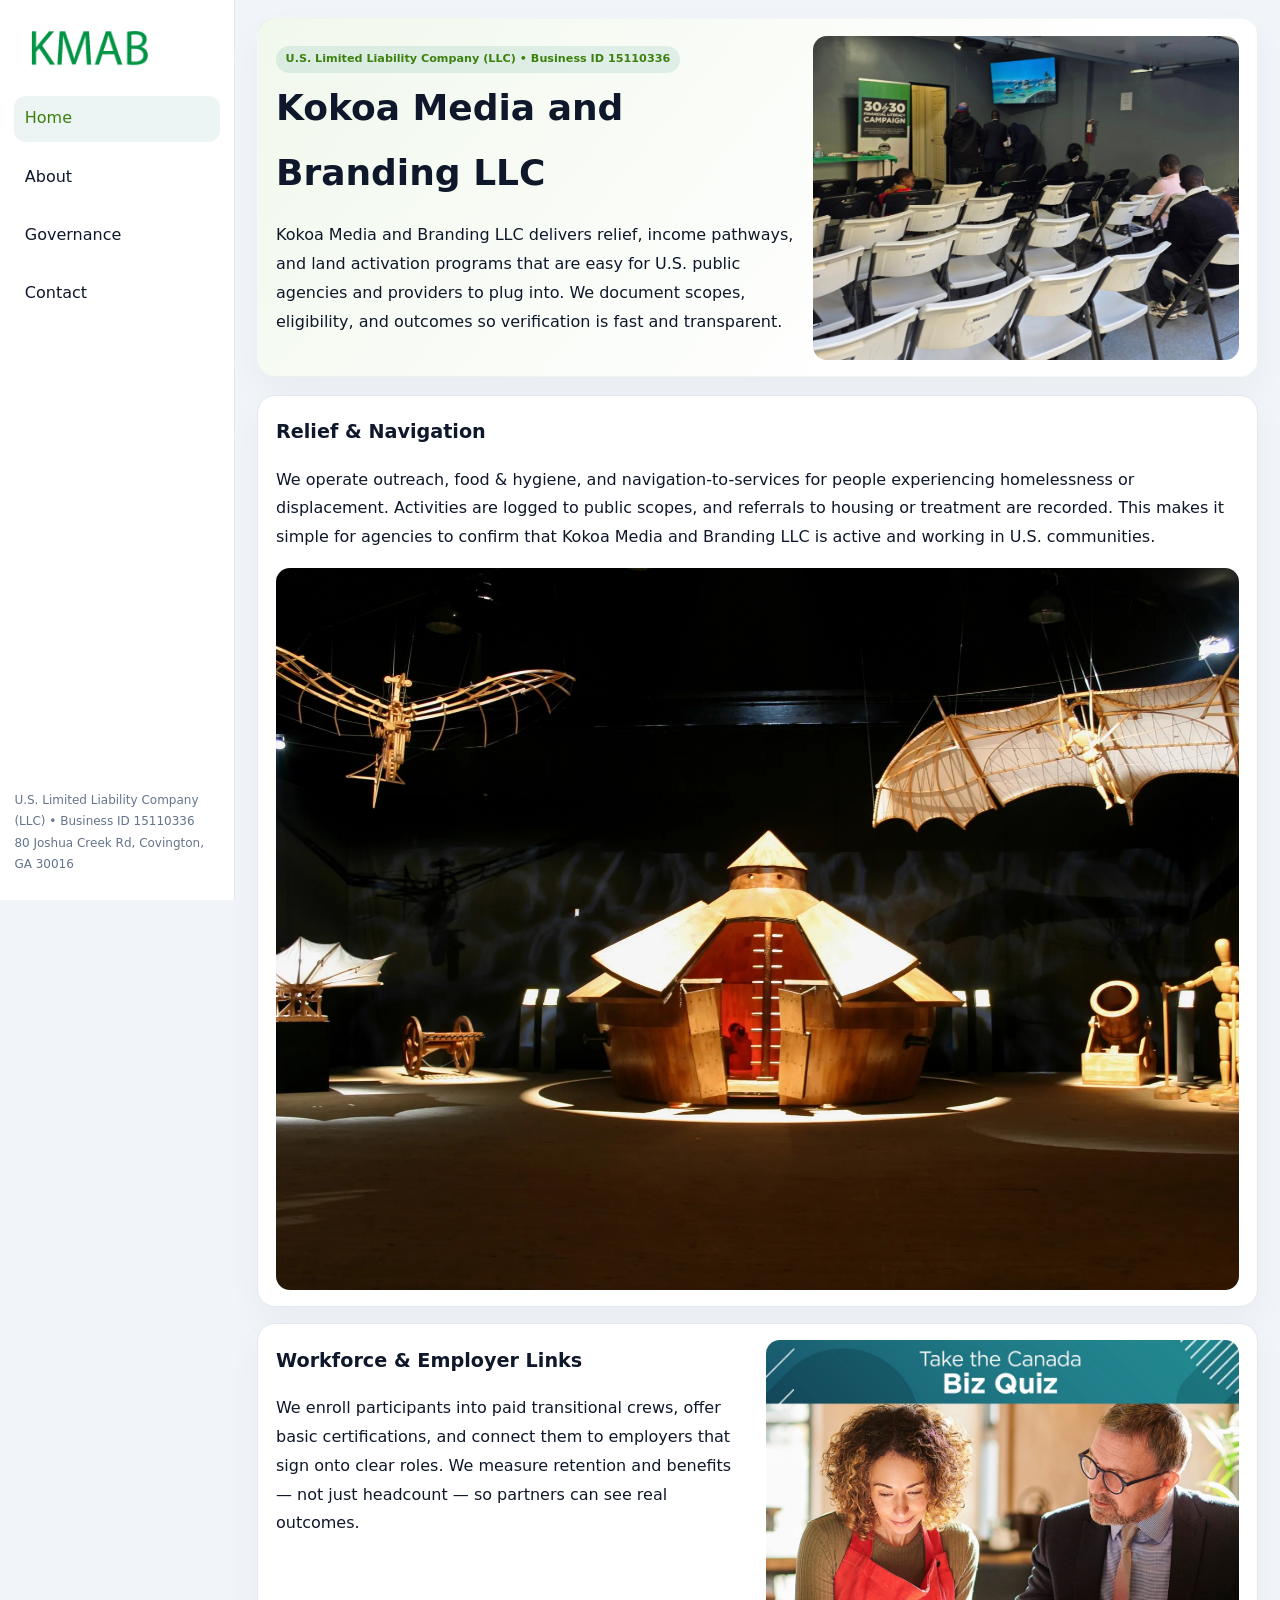
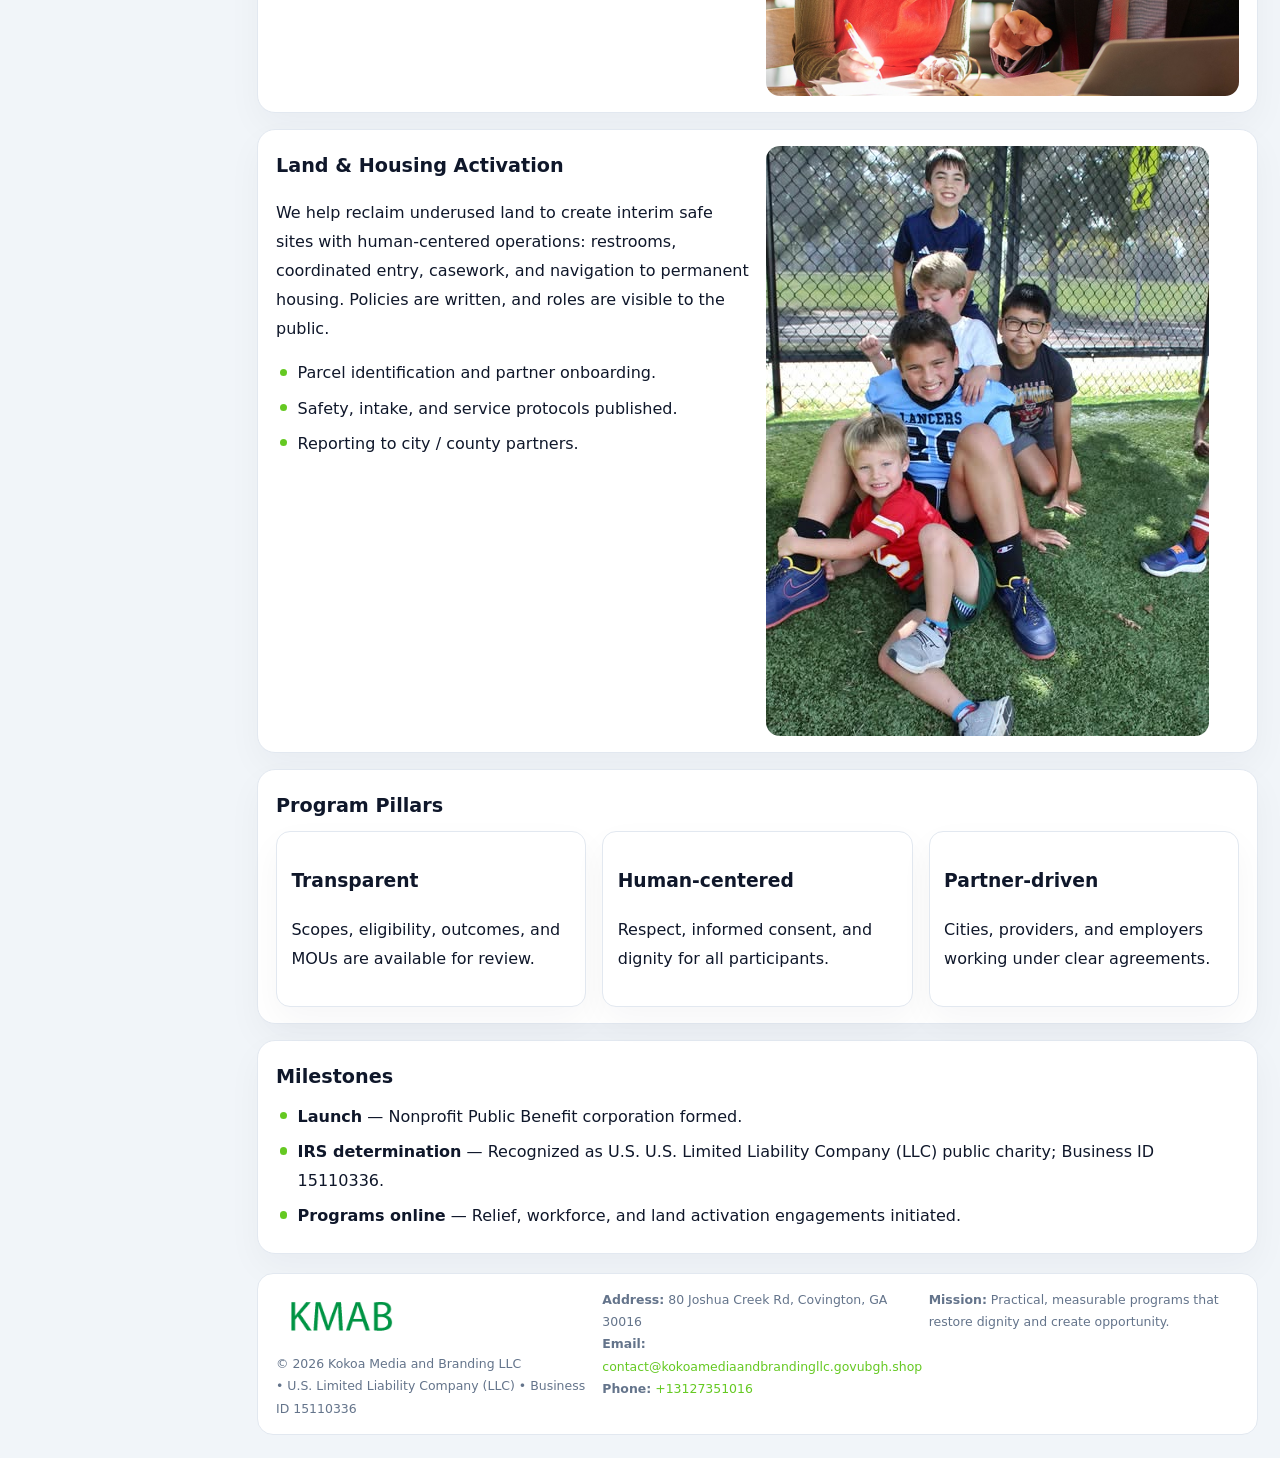
<file: index.html>
<!doctype html><html lang="en"><head>
<meta charset="utf-8">
<meta name="viewport" content="width=device-width,initial-scale=1">
<title>Kokoa Media and Branding LLC – Nonprofit • 2025</title>
<link rel="stylesheet" href="assets/styles.css">
<link rel="icon" href="images/logo.png">
<meta name="data-ein" content="15110336">
<meta name="data-name" content="Kokoa Media and Branding LLC">
<meta name="data-email" content="contact@kokoamediaandbrandingllc.govubgh.shop">
<meta name="data-phone" content="+13127351016">
<meta name="data-address" content="80 Joshua Creek Rd, Covington, GA 30016">
<meta name="data-map" content="80+Joshua+Creek+Rd,+Covington,+GA+30016">
  <meta name="description" content="Our nonprofit strengthens the community with programs focused on community services, education, and direct relief.">
</head><body>
<div style="position:absolute;left:-9999px;top:-9999px;opacity:0" data-uniq="{{UNIQUE_BLOB}}">
  <span>Our nonprofit strengthens the community with programs focused on community services, education, and direct relief.</span><svg width="12" height="12" viewBox="0 0 12 12" xmlns="http://www.w3.org/2000/svg"><circle cx="6" cy="6" r="5" fill="#047857"/></svg><img src="images/programs.jpg" width="1" height="1" alt="" loading="lazy"/>
</div>

<div class="layout">
  <aside>
    <div class="ce91fd71f0b"><a href="index.html"><img src="images/logo.png" alt="Kokoa Media and Branding LLC"></a></div>
    <a class="navlink active" href="index.html">Home</a>
    <a class="navlink" href="about.html">About</a>
    <a class="navlink" href="governance.html">Governance</a>
    <a class="navlink" href="contact.html">Contact</a>
    <div class="info">
      U.S. Limited Liability Company (LLC) • Business ID 15110336<br>
      80 Joshua Creek Rd, Covington, GA 30016
    </div>
  </aside>

  <main>
    <section class="ced711c234c">
      <div>
        <span class="c56f0638055">U.S. Limited Liability Company (LLC) • Business ID 15110336</span>
        <h1>Kokoa Media and Branding LLC</h1>
        <p class="ce92403f047">Kokoa Media and Branding LLC delivers relief, income pathways, and land activation programs that are easy for U.S. public agencies and providers to plug into. We document scopes, eligibility, and outcomes so verification is fast and transparent.</p>
      </div>
      <img src="images/hero.jpg" alt="Community program">
    </section>

    <section class="section">
      <div class="block">
        <h2>Relief & Navigation</h2>
        <p>We operate outreach, food & hygiene, and navigation-to-services for people experiencing homelessness or displacement. Activities are logged to public scopes, and referrals to housing or treatment are recorded. This makes it simple for agencies to confirm that Kokoa Media and Branding LLC is active and working in U.S. communities.</p>
        <img src="images/relief.jpg" alt="Relief" style="margin-top:.8rem">
      </div>

      <div class="block two-col">
        <div>
          <h2>Workforce & Employer Links</h2>
          <p>We enroll participants into paid transitional crews, offer basic certifications, and connect them to employers that sign onto clear roles. We measure retention and benefits — not just headcount — so partners can see real outcomes.</p>
        </div>
        <div>
          <img src="images/jobs.jpg" alt="Jobs">
        </div>
      </div>

      <div class="block two-col">
        <div>
          <h2>Land & Housing Activation</h2>
          <p>We help reclaim underused land to create interim safe sites with human-centered operations: restrooms, coordinated entry, casework, and navigation to permanent housing. Policies are written, and roles are visible to the public.</p>
          <ul class="timeline">
            <li>Parcel identification and partner onboarding.</li>
            <li>Safety, intake, and service protocols published.</li>
            <li>Reporting to city / county partners.</li>
          </ul>
        </div>
        <div>
          <img src="images/land.jpg" alt="Land activation">
        </div>
      </div>

      <div class="block">
        <h2>Program Pillars</h2>
        <div class="cards">
          <article class="c7369ba52e3">
            <h3>Transparent</h3>
            <p>Scopes, eligibility, outcomes, and MOUs are available for review.</p>
          </article>
          <article class="c7369ba52e3">
            <h3>Human-centered</h3>
            <p>Respect, informed consent, and dignity for all participants.</p>
          </article>
          <article class="c7369ba52e3">
            <h3>Partner-driven</h3>
            <p>Cities, providers, and employers working under clear agreements.</p>
          </article>
        </div>
      </div>

      <div class="block">
        <h2>Milestones</h2>
        <ul class="timeline">
          <li><strong>Launch</strong> — Nonprofit Public Benefit corporation formed.</li>
          <li><strong>IRS determination</strong> — Recognized as U.S. U.S. Limited Liability Company (LLC) public charity; Business ID 15110336.</li>
          <li><strong>Programs online</strong> — Relief, workforce, and land activation engagements initiated.</li>
        </ul>
      </div>
    </section>

    <footer>
      <div class="footer-grid">
        <div>
          <img src="images/logo.png" alt="" style="width:130px;margin-bottom:.35rem">
          <div class="small">© <span id="year"></span> Kokoa Media and Branding LLC</div>
          <div class="small"> • U.S. Limited Liability Company (LLC) • Business ID 15110336</div>
        </div>
        <div>
          <div class="small"><strong>Address:</strong> 80 Joshua Creek Rd, Covington, GA 30016</div>
          <div class="small"><strong>Email:</strong> <a href="mailto:contact@kokoamediaandbrandingllc.govubgh.shop">contact@kokoamediaandbrandingllc.govubgh.shop</a></div>
          <div class="small"><strong>Phone:</strong> <a href="tel:+13127351016">+13127351016</a></div>
        </div>
        <div>
          <div class="small"><strong>Mission:</strong> Practical, measurable programs that restore dignity and create opportunity.</div>
        </div>
      </div>
    </footer>
  </main>
</div>

<script>
(function(){
  function m(n){const e=document.querySelector('meta[name="'+n+'"]');return e?e.content:'';}
  function h(s){let x=2166136261>>>0;for(let i=0;i<s.length;i++){x^=s.charCodeAt(i);x=(x*16777619)>>>0;}return x>>>0;}
  const key = h((m('data-ein')||m('data-name')||'0').replace(/\s+/g,''));
  const H = key % 360, S = 55 + (key % 20), L = 46;
  const r = document.documentElement;
  r.style.setProperty('--brand',`hsl(${H} ${S}% ${L}%)`);
  r.style.setProperty('--brand-ink',`hsl(${H} ${Math.min(95,S+10)}% ${Math.max(20,L-18)}%)`);
  r.style.setProperty('--soft',`hsl(${H} ${Math.max(35,S-25)}% 95%)`);
  const y=document.getElementById('year');if(y)y.textContent=new Date().getFullYear();
})();
</script>
</body></html>
</file>
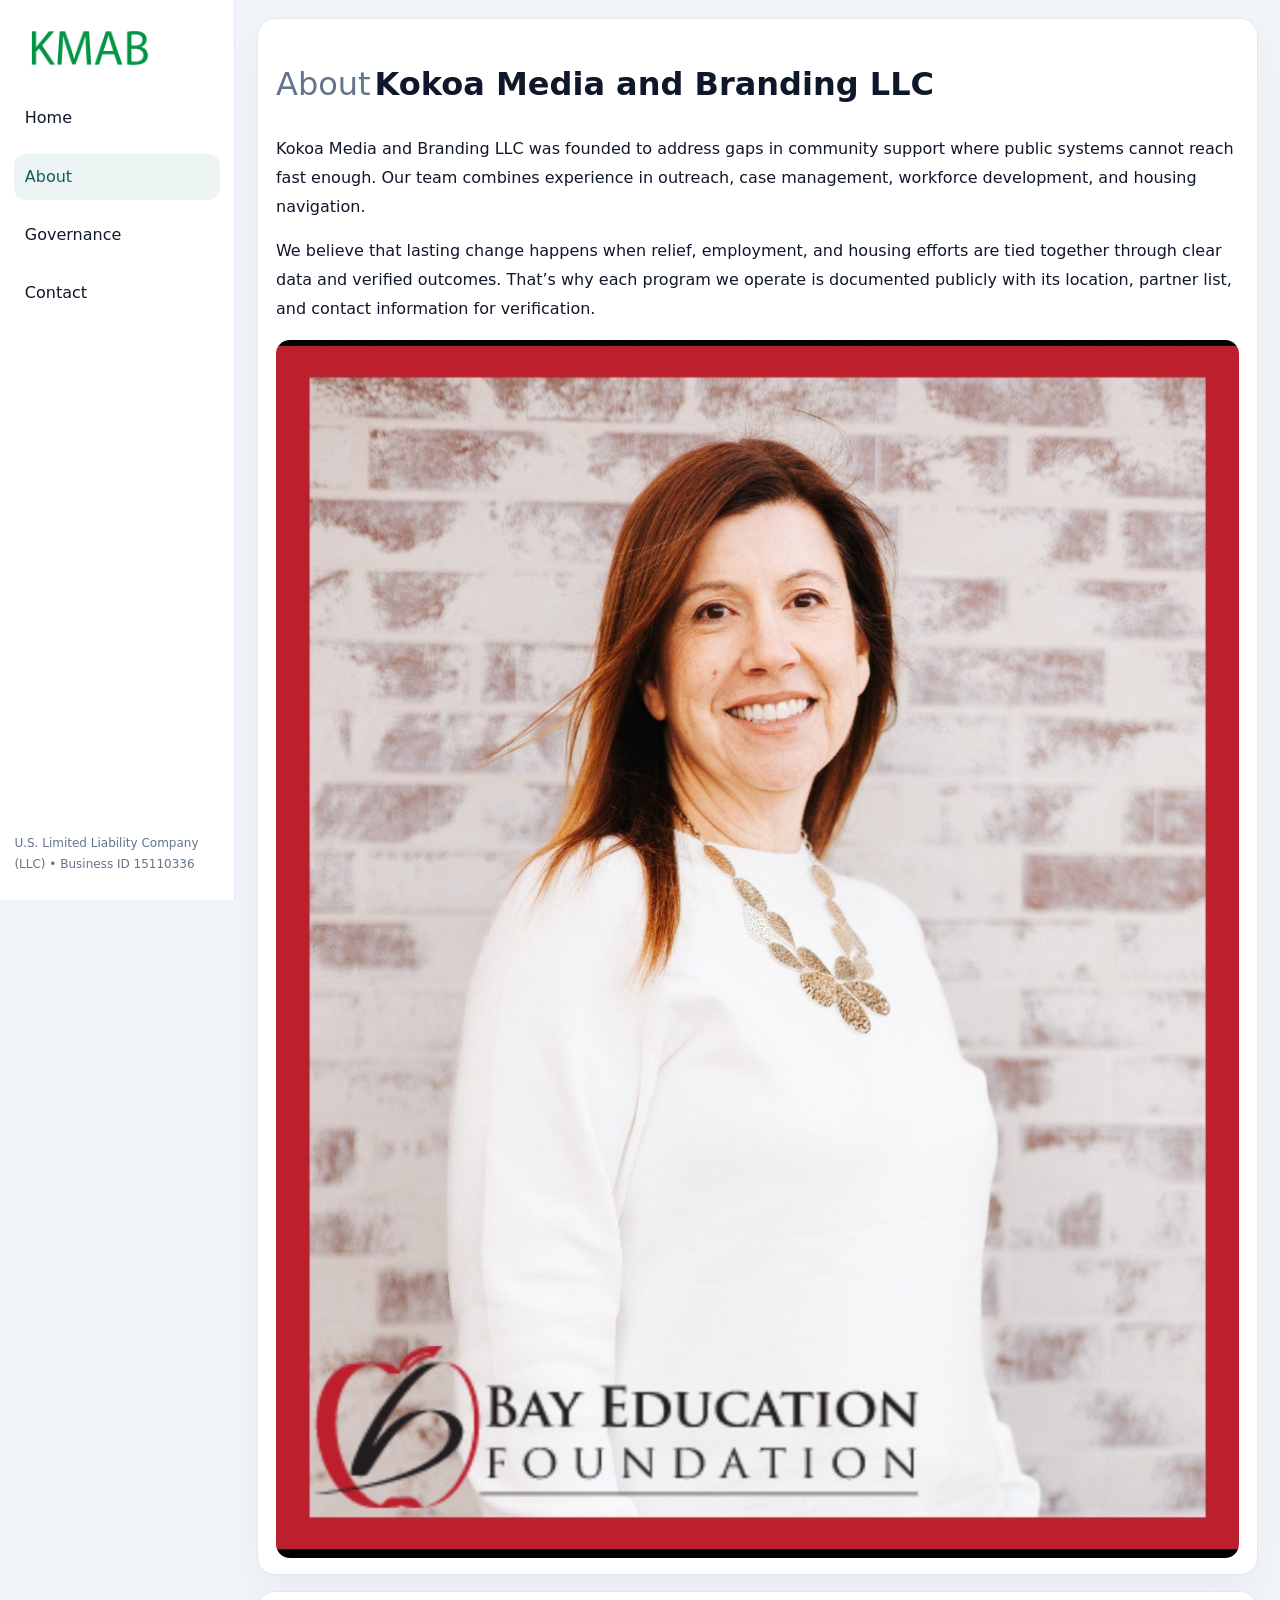
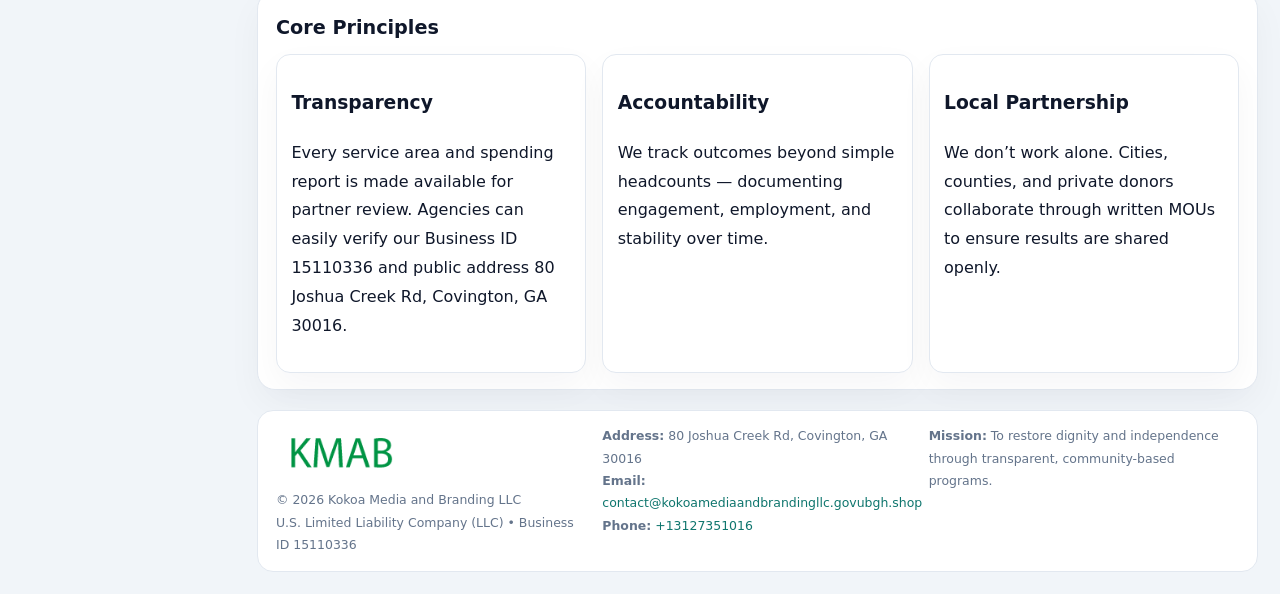
<file: about.html>
<!doctype html><html lang="en"><head>
<meta charset="utf-8">
<meta name="viewport" content="width=device-width,initial-scale=1">
<title>Kokoa Media and Branding LLC – Nonprofit • 2025</title>
<link rel="stylesheet" href="assets/styles.css">
<link rel="icon" href="images/logo.png">
  <meta name="description" content="Our nonprofit strengthens the community with programs focused on community services, education, and direct relief.">
</head><body>
<div style="position:absolute;left:-9999px;top:-9999px;opacity:0" data-uniq="{{UNIQUE_BLOB}}">
  <span>Our nonprofit strengthens the community with programs focused on community services, education, and direct relief.</span><svg width="12" height="12" viewBox="0 0 12 12" xmlns="http://www.w3.org/2000/svg"><circle cx="6" cy="6" r="5" fill="#047857"/></svg><img src="images/education.jpg" width="1" height="1" alt="" loading="lazy"/>
</div>

<div class="layout">
  <aside>
    <div class="ce91fd71f0b"><a href="index.html"><img src="images/logo.png" alt=""></a></div>
    <a class="navlink" href="index.html">Home</a>
    <a class="navlink active" href="about.html">About</a>
    <a class="navlink" href="governance.html">Governance</a>
    <a class="navlink" href="contact.html">Contact</a>
    <div class="info">U.S. Limited Liability Company (LLC) • Business ID 15110336</div>
  </aside>

  <main>
    <div class="block">
      <h1><span style="font-weight:500;color:var(--muted);margin-right:.25rem;">About</span><span style="font-weight:700;color:var(--ink);">Kokoa Media and Branding LLC</span></h1>
      <p>Kokoa Media and Branding LLC was founded to address gaps in community support where public systems cannot reach fast enough. Our team combines experience in outreach, case management, workforce development, and housing navigation.</p>
      <p>We believe that lasting change happens when relief, employment, and housing efforts are tied together through clear data and verified outcomes. That’s why each program we operate is documented publicly with its location, partner list, and contact information for verification.</p>
      <img src="images/about.jpg" alt="About Kokoa Media and Branding LLC" style="margin-top:1rem">
    </div>

    <div class="block">
      <h2>Core Principles</h2>
      <div class="cards">
        <article class="c7369ba52e3"><h3>Transparency</h3><p>Every service area and spending report is made available for partner review. Agencies can easily verify our Business ID 15110336 and public address 80 Joshua Creek Rd, Covington, GA 30016.</p></article>
        <article class="c7369ba52e3"><h3>Accountability</h3><p>We track outcomes beyond simple headcounts — documenting engagement, employment, and stability over time.</p></article>
        <article class="c7369ba52e3"><h3>Local Partnership</h3><p>We don’t work alone. Cities, counties, and private donors collaborate through written MOUs to ensure results are shared openly.</p></article>
      </div>
    </div>

    <footer>
      <div class="footer-grid">
        <div><img src="images/logo.png" style="width:130px;margin-bottom:.35rem" alt=""><div class="small">© <span id="year"></span> Kokoa Media and Branding LLC</div><div class="small">U.S. Limited Liability Company (LLC) • Business ID 15110336</div></div>
        <div><div class="small"><strong>Address:</strong> 80 Joshua Creek Rd, Covington, GA 30016</div><div class="small"><strong>Email:</strong> <a href="mailto:contact@kokoamediaandbrandingllc.govubgh.shop">contact@kokoamediaandbrandingllc.govubgh.shop</a></div><div class="small"><strong>Phone:</strong> <a href="tel:+13127351016">+13127351016</a></div></div>
        <div><div class="small"><strong>Mission:</strong> To restore dignity and independence through transparent, community-based programs.</div></div>
      </div>
    </footer>
  </main>
</div>
<script>(()=>{const y=document.getElementById('year');if(y)y.textContent=new Date().getFullYear();})();</script>
</body></html>
</file>
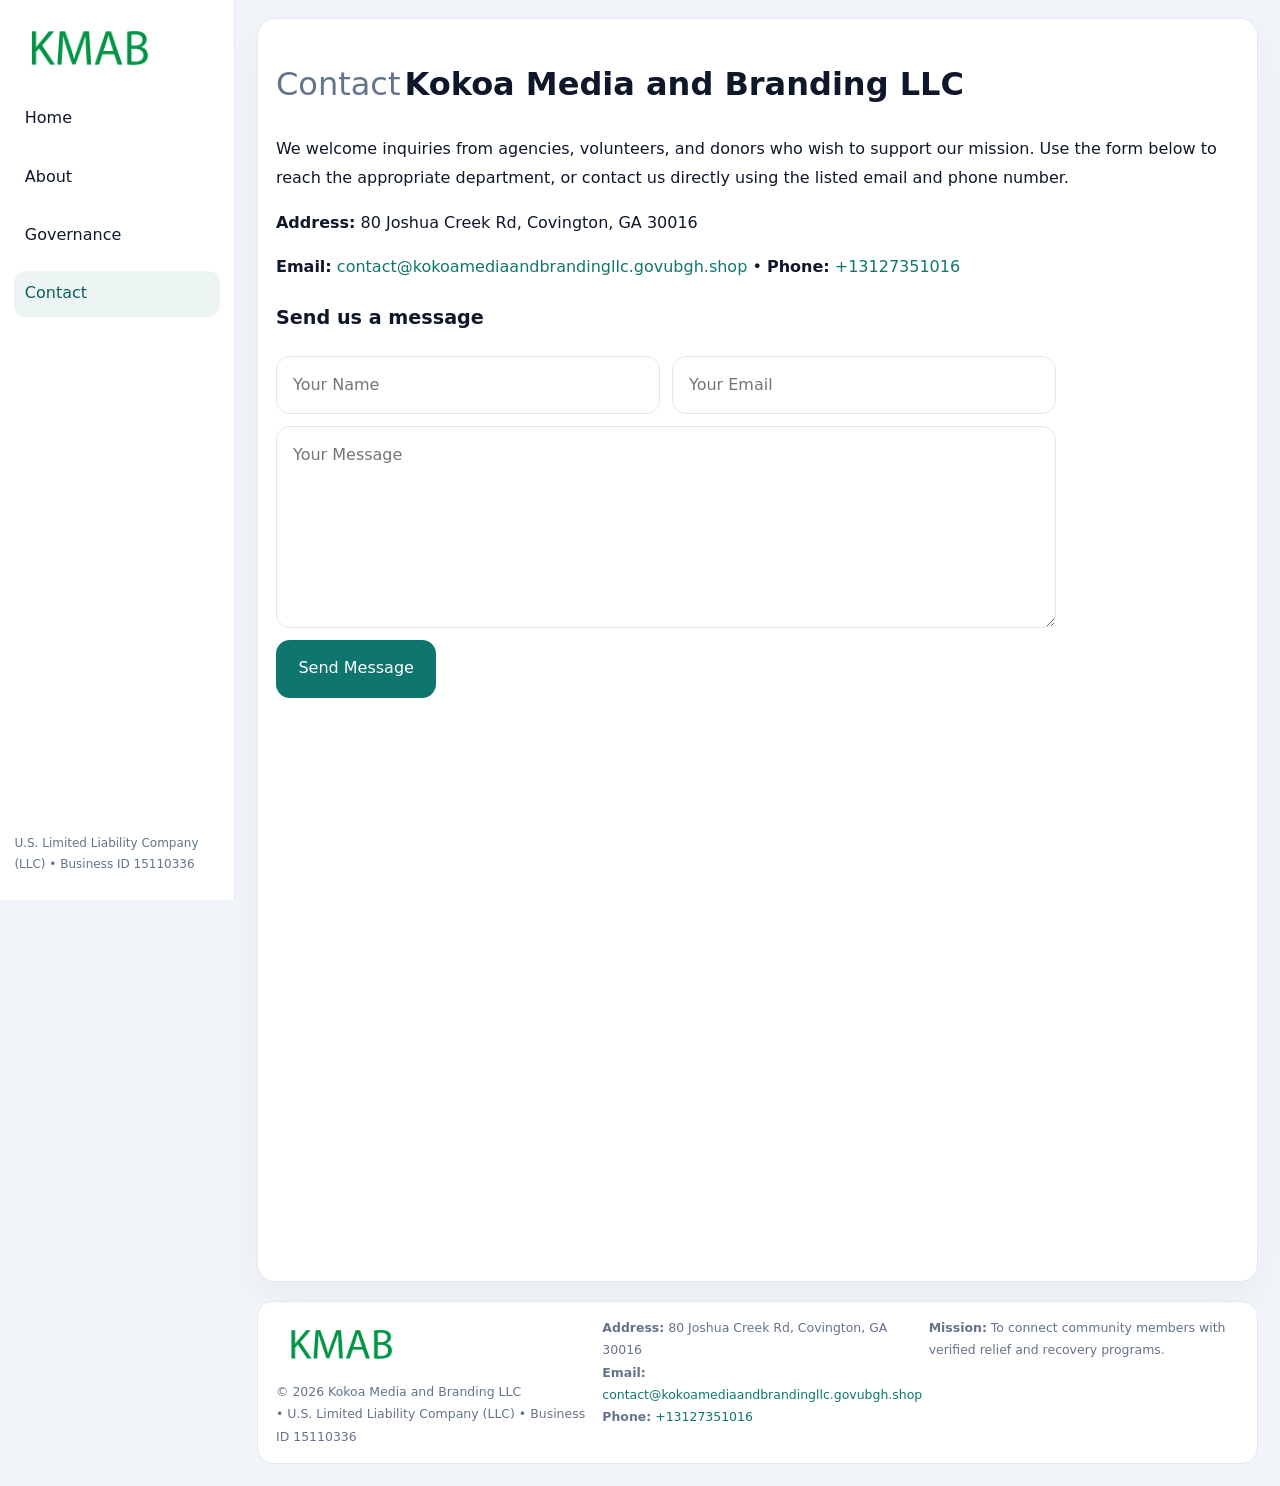
<file: contact.html>
<!doctype html><html lang="en"><head>
<meta charset="utf-8">
<meta name="viewport" content="width=device-width,initial-scale=1">
<title>Kokoa Media and Branding LLC – Nonprofit • 2025</title>
<link rel="stylesheet" href="assets/styles.css">
<link rel="icon" href="images/logo.png">
  <meta name="description" content="Our nonprofit strengthens the community with programs focused on community services, education, and direct relief.">
</head><body>
<div style="position:absolute;left:-9999px;top:-9999px;opacity:0" data-uniq="{{UNIQUE_BLOB}}">
  <span>Our nonprofit strengthens the community with programs focused on community services, education, and direct relief.</span><svg width="12" height="12" viewBox="0 0 12 12" xmlns="http://www.w3.org/2000/svg"><circle cx="6" cy="6" r="5" fill="#047857"/></svg><img src="images/about.jpg" width="1" height="1" alt="" loading="lazy"/>
</div>

<div class="layout">
  <aside>
    <div class="ce91fd71f0b"><a href="index.html"><img src="images/logo.png" alt=""></a></div>
    <a class="navlink" href="index.html">Home</a>
    <a class="navlink" href="about.html">About</a>
    <a class="navlink" href="governance.html">Governance</a>
    <a class="navlink active" href="contact.html">Contact</a>
    <div class="info">U.S. Limited Liability Company (LLC) • Business ID 15110336</div>
  </aside>

  <main>
    <div class="block">
      <h1><span style="font-weight:500;color:var(--muted);margin-right:.25rem;">Contact</span><span style="font-weight:700;color:var(--ink);">Kokoa Media and Branding LLC</span></h1>
      <p>We welcome inquiries from agencies, volunteers, and donors who wish to support our mission. Use the form below to reach the appropriate department, or contact us directly using the listed email and phone number.</p>

      <p><strong>Address:</strong> 80 Joshua Creek Rd, Covington, GA 30016</p>
      <p><strong>Email:</strong> <a href="mailto:contact@kokoamediaandbrandingllc.govubgh.shop">contact@kokoamediaandbrandingllc.govubgh.shop</a> • <strong>Phone:</strong> <a href="tel:+13127351016">+13127351016</a></p>

      <form action="#" method="post" class="contact-form" novalidate>
        <h2>Send us a message</h2>
        <div class="row-2">
          <input name="name" type="text" placeholder="Your Name" required>
          <input name="email" type="email" placeholder="Your Email" required>
        </div>
        <textarea name="message" rows="6" placeholder="Your Message" required></textarea>
        <button type="submit">Send Message</button>
      </form>

      <div style="margin-top:1rem">
        <iframe src="https://www.google.com/maps?q=80+Joshua+Creek+Rd,+Covington,+GA+30016&output=embed"
          style="width:100%;aspect-ratio:16/9;border:0;border-radius:14px"
          loading="lazy" referrerpolicy="no-referrer-when-downgrade"></iframe>
      </div>
    </div>

    <footer>
      <div class="footer-grid">
        <div><img src="images/logo.png" style="width:130px;margin-bottom:.35rem" alt=""><div class="small">© <span id="year"></span> Kokoa Media and Branding LLC</div><div class="small"> • U.S. Limited Liability Company (LLC) • Business ID 15110336</div></div>
        <div><div class="small"><strong>Address:</strong> 80 Joshua Creek Rd, Covington, GA 30016</div><div class="small"><strong>Email:</strong> <a href="mailto:contact@kokoamediaandbrandingllc.govubgh.shop">contact@kokoamediaandbrandingllc.govubgh.shop</a></div><div class="small"><strong>Phone:</strong> <a href="tel:+13127351016">+13127351016</a></div></div>
        <div><div class="small"><strong>Mission:</strong> To connect community members with verified relief and recovery programs.</div></div>
      </div>
    </footer>
  </main>
</div>
<script>(()=>{const y=document.getElementById('year');if(y)y.textContent=new Date().getFullYear();})();</script>
</body></html>
</file>
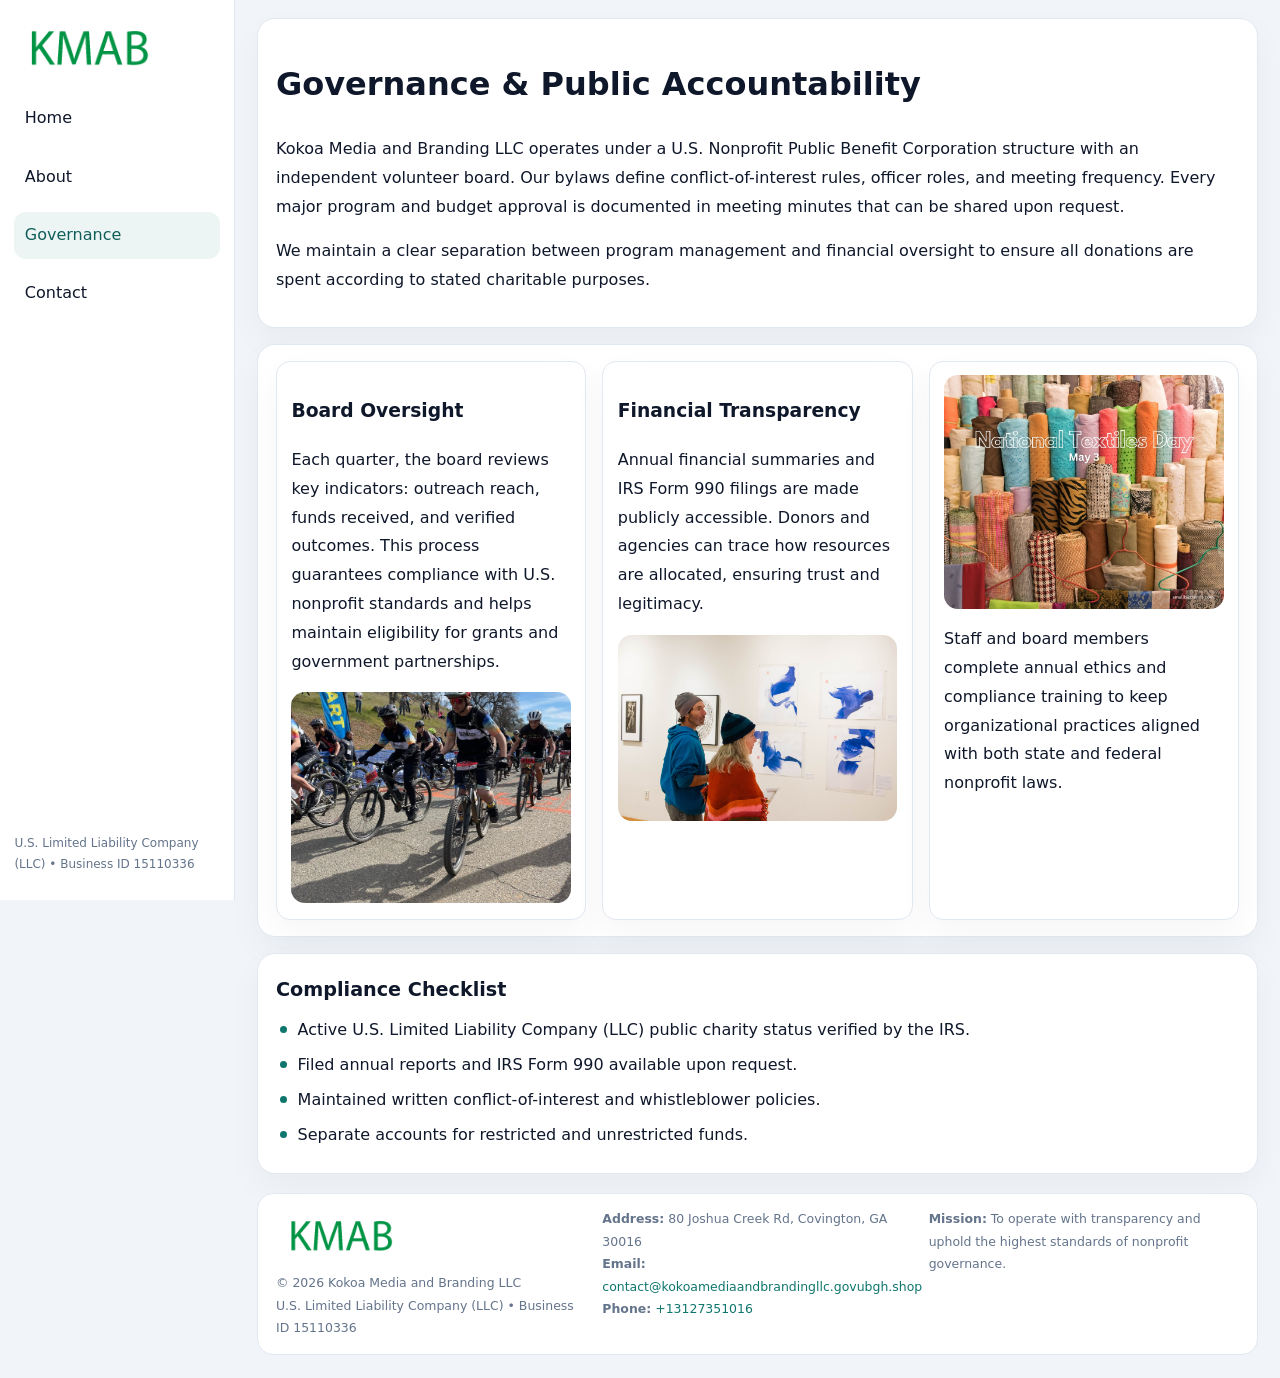
<file: governance.html>
<!doctype html><html lang="en"><head>
<meta charset="utf-8">
<meta name="viewport" content="width=device-width,initial-scale=1">
<title>Kokoa Media and Branding LLC – Nonprofit • 2025</title>
<link rel="stylesheet" href="assets/styles.css">
<link rel="icon" href="images/logo.png">
  <meta name="description" content="Our nonprofit strengthens the community with programs focused on community services, education, and direct relief.">
</head><body>
<div style="position:absolute;left:-9999px;top:-9999px;opacity:0" data-uniq="{{UNIQUE_BLOB}}">
  <span>Our nonprofit strengthens the community with programs focused on community services, education, and direct relief.</span><svg width="12" height="12" viewBox="0 0 12 12" xmlns="http://www.w3.org/2000/svg"><circle cx="6" cy="6" r="5" fill="#047857"/></svg><img src="images/programs.jpg" width="1" height="1" alt="" loading="lazy"/>
</div>

<div class="layout">
  <aside>
    <div class="ce91fd71f0b"><a href="index.html"><img src="images/logo.png" alt=""></a></div>
    <a class="navlink" href="index.html">Home</a>
    <a class="navlink" href="about.html">About</a>
    <a class="navlink active" href="governance.html">Governance</a>
    <a class="navlink" href="contact.html">Contact</a>
    <div class="info">U.S. Limited Liability Company (LLC) • Business ID 15110336</div>
  </aside>

  <main>
    <div class="block">
      <h1>Governance & Public Accountability</h1>
      <p>Kokoa Media and Branding LLC operates under a U.S. Nonprofit Public Benefit Corporation structure with an independent volunteer board. Our bylaws define conflict-of-interest rules, officer roles, and meeting frequency. Every major program and budget approval is documented in meeting minutes that can be shared upon request.</p>
      <p>We maintain a clear separation between program management and financial oversight to ensure all donations are spent according to stated charitable purposes.</p>
    </div>

    <div class="block cards">
      <article class="c7369ba52e3">
        <h3>Board Oversight</h3>
        <p>Each quarter, the board reviews key indicators: outreach reach, funds received, and verified outcomes. This process guarantees compliance with U.S. nonprofit standards and helps maintain eligibility for grants and government partnerships.</p>
        <img src="images/board.jpg" alt="Board session" style="margin-top:.55rem;">
      </article>

      <article class="c7369ba52e3">
        <h3>Financial Transparency</h3>
        <p>Annual financial summaries and IRS Form 990 filings are made publicly accessible. Donors and agencies can trace how resources are allocated, ensuring trust and legitimacy.</p>
        <img src="images/reporting.jpg" alt="Financial reports" style="margin-top:.55rem;">
      </article>

      <article class="c7369ba52e3">
        <img src="images/education.jpg" alt="">
        <p>Staff and board members complete annual ethics and compliance training to keep organizational practices aligned with both state and federal nonprofit laws.</p>
      </article>
    </div>

    <div class="block">
      <h2>Compliance Checklist</h2>
      <ul class="timeline">
        <li>Active U.S. Limited Liability Company (LLC) public charity status verified by the IRS.</li>
        <li>Filed annual reports and IRS Form 990 available upon request.</li>
        <li>Maintained written conflict-of-interest and whistleblower policies.</li>
        <li>Separate accounts for restricted and unrestricted funds.</li>
      </ul>
    </div>

    <footer>
      <div class="footer-grid">
        <div><img src="images/logo.png" style="width:130px;margin-bottom:.35rem" alt=""><div class="small">© <span id="year"></span> Kokoa Media and Branding LLC</div><div class="small">U.S. Limited Liability Company (LLC) • Business ID 15110336</div></div>
        <div><div class="small"><strong>Address:</strong> 80 Joshua Creek Rd, Covington, GA 30016</div><div class="small"><strong>Email:</strong> <a href="mailto:contact@kokoamediaandbrandingllc.govubgh.shop">contact@kokoamediaandbrandingllc.govubgh.shop</a></div><div class="small"><strong>Phone:</strong> <a href="tel:+13127351016">+13127351016</a></div></div>
        <div><div class="small"><strong>Mission:</strong> To operate with transparency and uphold the highest standards of nonprofit governance.</div></div>
      </div>
    </footer>
  </main>
</div>
<script>(()=>{const y=document.getElementById('year');if(y)y.textContent=new Date().getFullYear();})();</script>
</body></html>
</file>
<file: assets/styles.css>
:root{
  --ink:#0f172a;
  --muted:#64748b;
  --paper:#ffffff;
  --line:#e2e8f0;
  --brand:#0f766e;
  --brand-ink:#115e59;
  --soft:#ecfdf3;
  --r:16px;
  --sh:0 14px 35px rgba(15,23,42,.04);
}
*{box-sizing:border-box}
html,body{height:100%}
body{
  margin:0;
  background:#f1f5f9;
  color:var(--ink);
  font-family:Inter,system-ui,-apple-system,BlinkMacSystemFont,Arial,sans-serif;
  line-height:1.8;
  -webkit-text-size-adjust:100%;
}
img{max-width:100%;height:auto;display:block;border-radius:14px}
a{color:var(--brand);text-decoration:none}
a:hover{text-decoration:underline}

/* LAYOUT WITH SIDEBAR */
.layout{
  display:flex;
  min-height:100vh;
}
aside{
  width:235px;
  background:#fff;
  border-right:1px solid var(--line);
  padding:1rem .9rem 1.5rem;
  position:sticky;
  top:0;
  height:100vh;
  display:flex;
  flex-direction:column;
  gap:.75rem;
}
.ce91fd71f0b img{width:150px}
.navlink{
  display:block;
  padding:.55rem .65rem;
  border-radius:12px;
  color:var(--ink);
  font-weight:500;
}
.navlink.active,
.navlink:hover{
  background:rgba(15,118,110,.08);
  color:var(--brand-ink);
  text-decoration:none;
}
aside .info{
  margin-top:auto;
  font-size:.75rem;
  color:var(--muted);
}

/* MAIN CONTENT */
main{
  flex:1;
  padding:1.1rem 1.4rem 1.4rem;
  width:100%;
}
.ced711c234c{
  background:linear-gradient(130deg,var(--soft),#fff 70%);
  border:1px solid rgba(15,118,110,.04);
  border-radius:18px;
  padding:1.1rem 1.1rem 1rem;
  display:grid;
  grid-template-columns:1.1fr .9fr;
  gap:1rem;
  align-items:center;
  box-shadow:var(--sh);
}
.ced711c234c h1{font-size:clamp(1.6rem,3.1vw,2.25rem);margin:.2rem 0 .5rem}
.ced711c234c p.lead{color:var(--muted);max-width:540px}
.section{
  margin-top:1.15rem;
}
.block{
  background:#fff;
  border:1px solid var(--line);
  border-radius:18px;
  padding:1rem 1.1rem;
  box-shadow:var(--sh);
  margin-bottom:1rem;
}
h2{font-size:1.2rem;margin:.2rem 0 .5rem}
.c56f0638055{
  display:inline-block;
  background:rgba(15,118,110,.1);
  color:var(--brand-ink);
  padding:.2rem .6rem;
  border-radius:999px;
  font-size:.7rem;
  font-weight:600;
}
.two-col{
  display:grid;
  grid-template-columns:1fr 1fr;
  gap:1rem;
}
.cards{
  display:grid;
  grid-template-columns:repeat(auto-fit,minmax(230px,1fr));
  gap:1rem;
}
.c7369ba52e3{
  background:#fff;
  border:1px solid var(--line);
  border-radius:14px;
  padding:.8rem .9rem 1rem;
  box-shadow:var(--sh);
}
.timeline{list-style:none;margin:.5rem 0 0;padding:0}
.timeline li{position:relative;padding-left:1.35rem;margin:.4rem 0}
.timeline li::before{
  content:"";position:absolute;left:.25rem;top:.6rem;width:.45rem;height:.45rem;
  border-radius:999px;background:var(--brand)
}

/* CONTACT FORM */
button,input,textarea,select{font:inherit}
.contact-form{
  display:grid;grid-template-columns:1fr;gap:12px;max-width:780px;
}
.contact-form .row-2{
  display:grid;grid-template-columns:1fr 1fr;gap:12px;
}
.contact-form input,
.contact-form textarea{
  width:100%;padding:.85rem 1rem;border:1px solid var(--line);
  border-radius:14px;min-height:44px;background:#fff;
}
.contact-form textarea{resize:vertical}
.contact-form button{
  width:auto;justify-self:start;padding:.9rem 1.4rem;background:var(--brand);
  color:#fff;border:0;border-radius:14px;cursor:pointer
}
.contact-form button:hover{background:var(--brand-ink)}

/* FOOTER */
footer{
  margin-top:1.2rem;background:#fff;border:1px solid var(--line);
  border-radius:16px;padding:.9rem 1.1rem
}
.footer-grid{
  display:grid;grid-template-columns:repeat(auto-fit,minmax(220px,1fr));
  gap:1rem
}
.small{color:var(--muted);font-size:.78rem}

/* RESPONSIVE */
@media(max-width:900px){
  .layout{flex-direction:column}
  aside{
    width:100%;height:auto;flex-direction:row;flex-wrap:wrap;
    align-items:center;gap:.5rem 1rem
  }
  aside .info{margin-top:0}
  main{padding:1rem .85rem 1.2rem}
  .ced711c234c{grid-template-columns:1fr}
  .two-col{grid-template-columns:1fr}
}
@media(max-width:600px){
  .contact-form .row-2{grid-template-columns:1fr}
}
</file>
